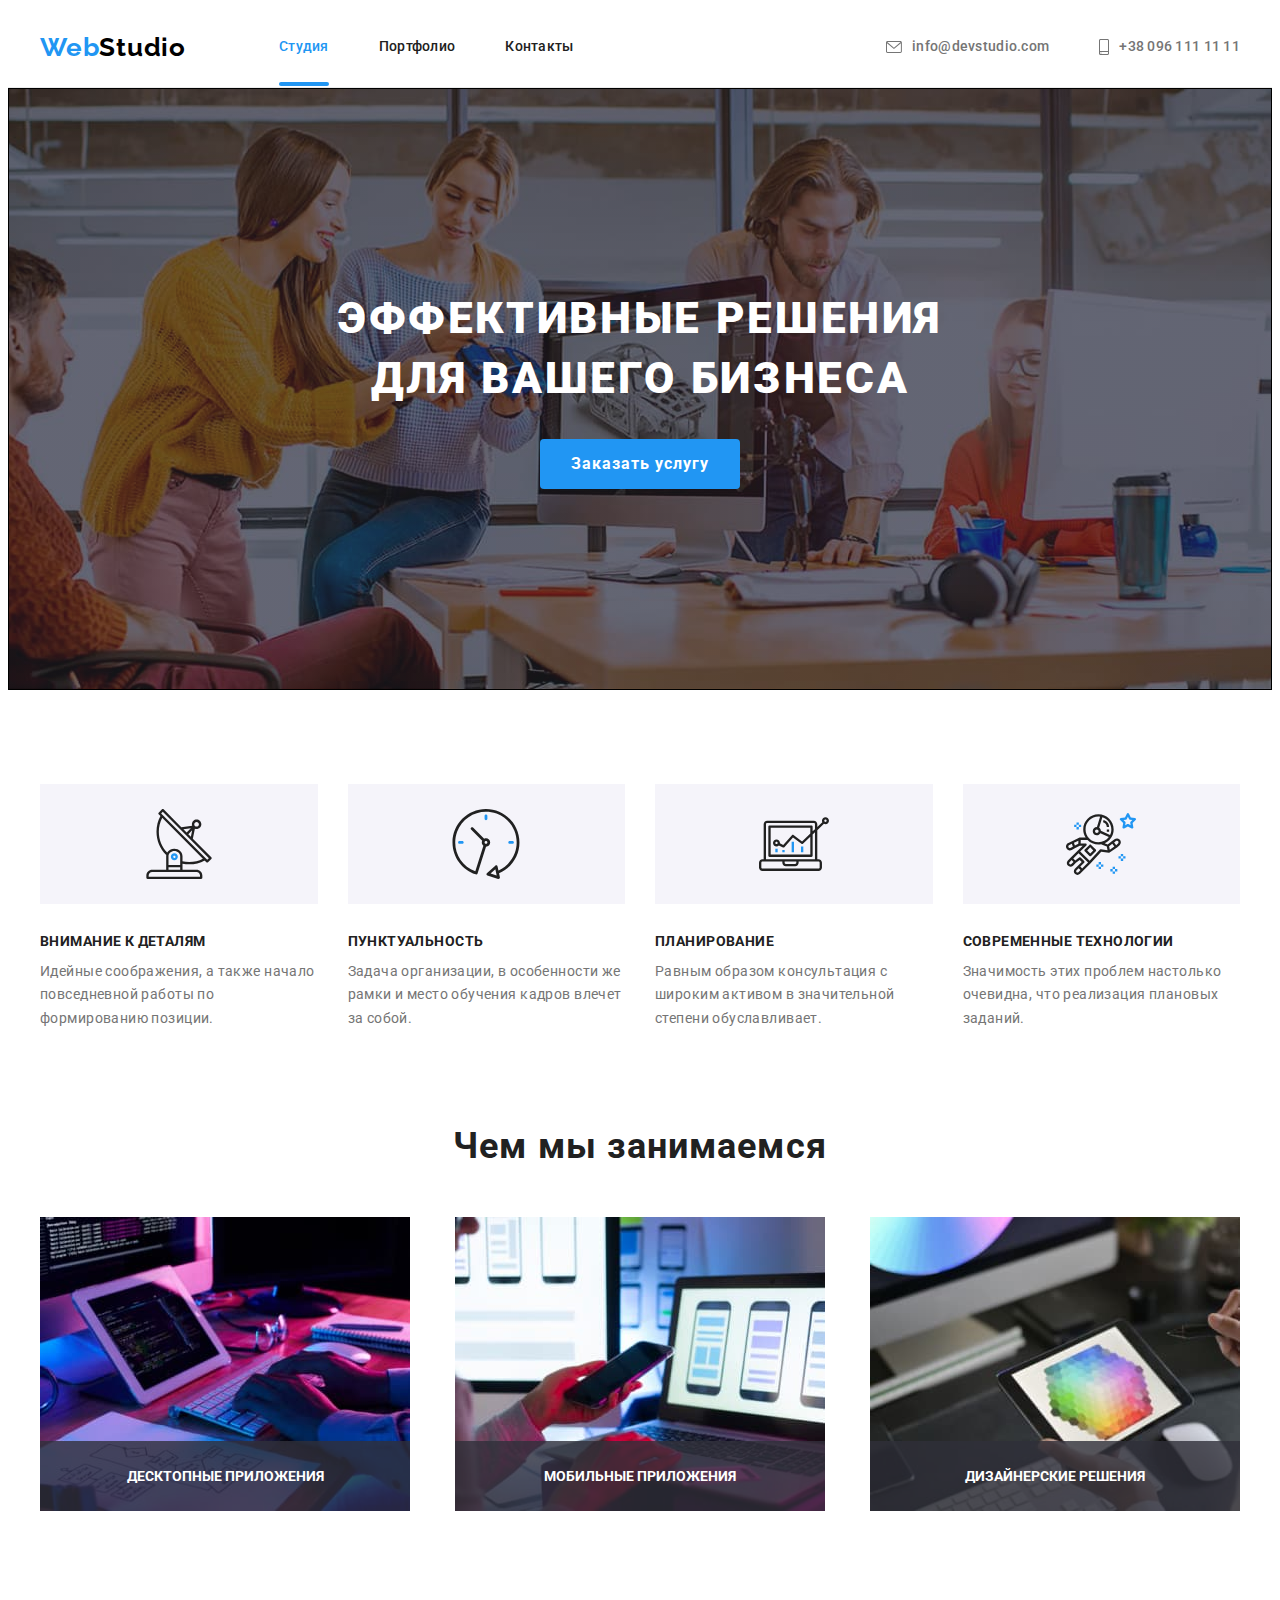
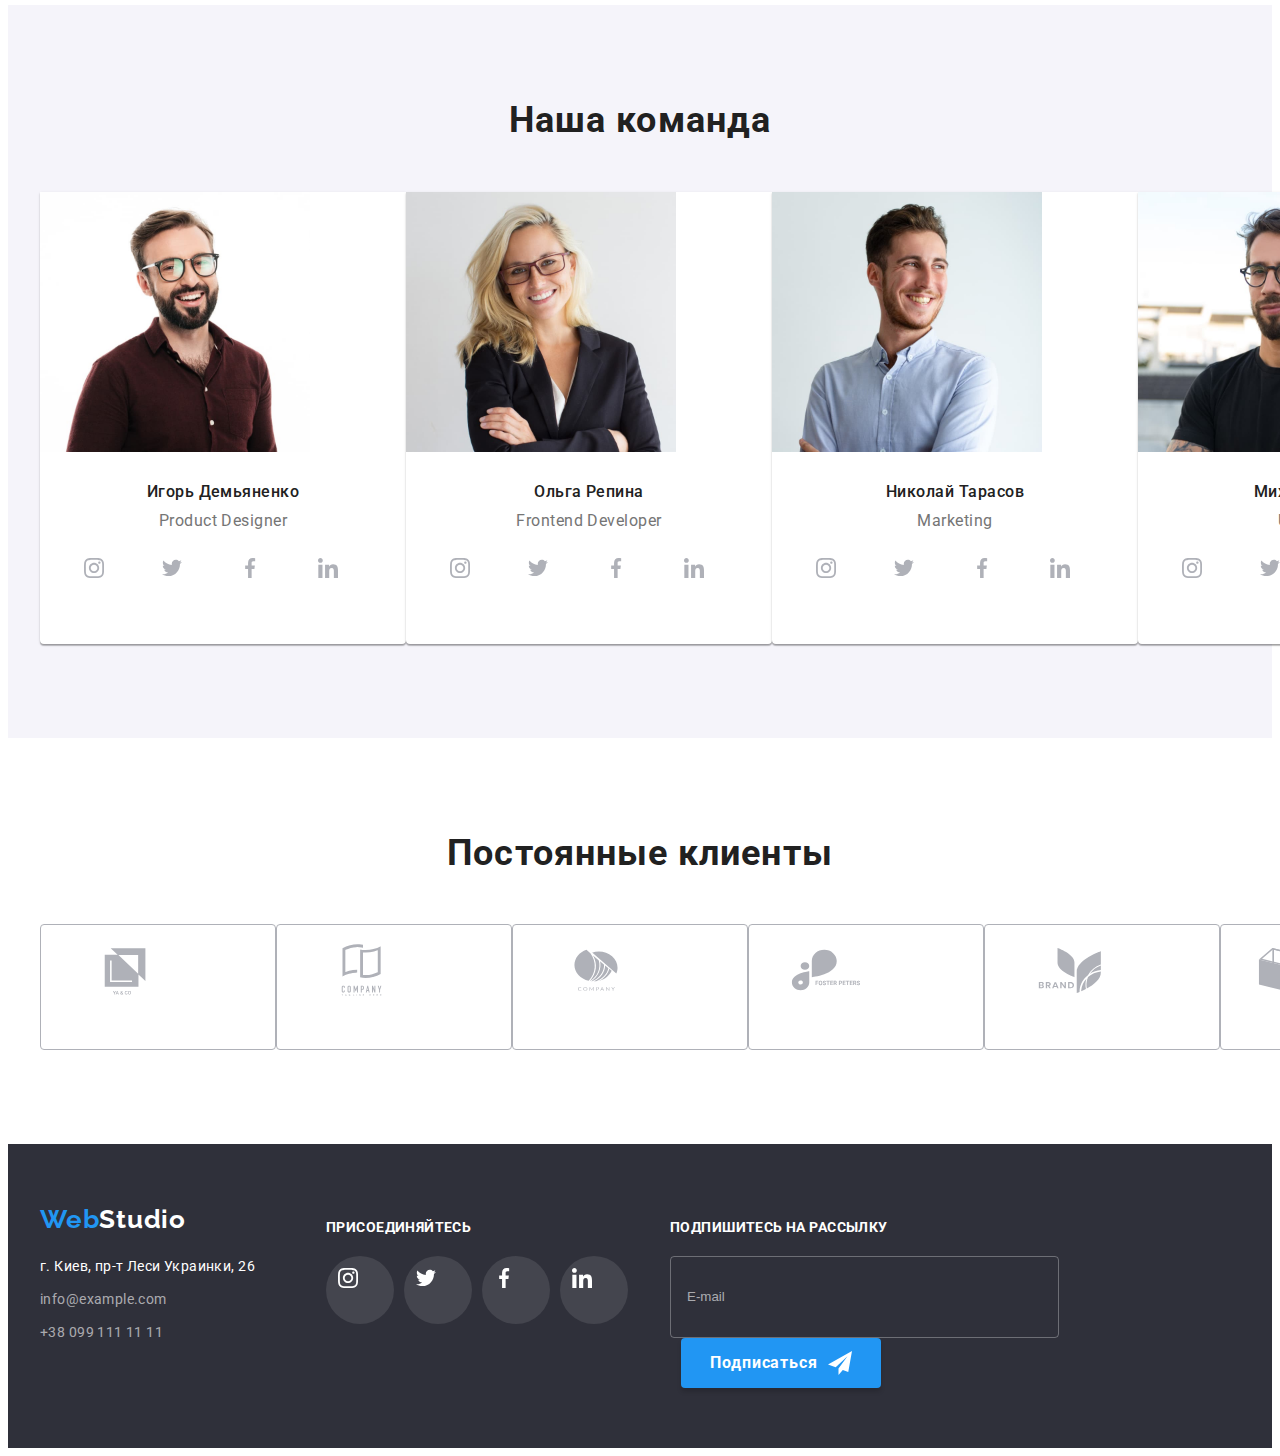
<file: index.html>
<!DOCTYPE html>
<html lang="ru">
<head>
    <meta charset="UTF-8">
    <meta http-equiv="X-UA-Compatible" content="IE=edge">
    <meta name="viewport" content="width=device-width, initial-scale=1.0">
    <link href="https://fonts.googleapis.com/css2?family=Raleway:wght@700&family=Roboto:wght@400;500;700;900&display=swap"
        rel="stylesheet">
    <link rel="stylesheet" href="https://cdnjs.cloudflare.com/ajax/libs/modern-normalize/1.1.0/modern-normalize.min.css"
            integrity="sha512-wpPYUAdjBVSE4KJnH1VR1HeZfpl1ub8YT/NKx4PuQ5NmX2tKuGu6U/JRp5y+Y8XG2tV+wKQpNHVUX03MfMFn9Q=="
            crossorigin="anonymous" referrerpolicy="no-referrer" />
    <title>WebStudio main</title>
    <link rel="stylesheet" href="./css/main.min.css">
</head>
<body>
<header class="page-header">
    <div class="container page-header__container">
    <nav>
        <ul class="main-nav">
            <li><a class="logo main-nav__logo" href="./index.html"><span class="logo__accent-part">Web</span>Studio</a></li>
            <li class="main-nav__item"><a class="main-nav__link main-nav__link--current" href="./index.html">Студия</a></li>
            <li class="main-nav__item"><a class="main-nav__link" href="./portfolio.html">Портфолио</a></li>
            <li class="main-nav__item"><a class="main-nav__link" href="#">Контакты</a></li>
        </ul>
    </nav>
    <ul class="page-header__contacts">
        <li class="page-header__contacts-item">
            <a class="contact-link" href="mailto:info@devstudio.com">
            <svg class="contact-link__icon" height="12px" width="16px" aria-hidden="true"> 
                <use href="./images/icons.svg#icon-envelope"> </use>
            </svg>
            info@devstudio.com</a></li>
        <li class="page-header__contacts-item">
            <a class="contact-link" href="tel:+380961111111">
            <svg class="contact-link__icon" height="16px" width="10px" aria-hidden="true">
                <use href="./images/icons.svg#icon-tphone"> </use>
            </svg>
            +38 096 111 11 11</a></li>
    </ul>
    </div>
</header>
<main>
       <!-- Герой -->
    <section class="hero">
        <div class="container">
        <h1 class="hero__title">Эффективные решения для вашего бизнеса</h1>
        <button class="button" data-modal-open type="button">Заказать услугу</button>
        </div>
    </section>
    
    <!-- Наши преимущества -->
    <section class="features">
        <div class="container">
        <h2 class="title visually-hidden">Преимущества</h2>
        <ul class="features-list">
            <li class="features-list__item">
                <div class="features-list__icon-container">
                    <svg height="70px" width="70px" aria-hidden="true">
                        <use href="./images/icons.svg#icon-antenna"></use>
                    </svg>
                </div>
                <h3 class="title features-list__item-title">Внимание к деталям</h3>
                <p class="features-list__text">Идейные соображения, а также начало повседневной работы по формированию позиции.</p> </li>
            <li class="features-list__item">
                <div class="features-list__icon-container">
                    <svg height="70px" width="70px" aria-hidden="true">
                        <use href="./images/icons.svg#icon-clock"></use>
                    </svg>
                </div>
                <h3 class="title features-list__item-title">Пунктуальность</h3>
                <p class="features-list__text">Задача организации, в особенности же рамки и место обучения кадров влечет за собой.</p> </li>
            <li class="features-list__item">
                <div class="features-list__icon-container">
                    <svg height="70px" width="70px" aria-hidden="true">
                        <use href="./images/icons.svg#icon-diagram"></use>
                    </svg>
                </div>
                <h3 class="title features-list__item-title">Планирование</h3>
                <p class="features-list__text">Равным образом консультация с широким активом в значительной степени обуславливает.</p> </li>
            <li class="features-list__item">
                <div class="features-list__icon-container">
                    <svg height="70px" width="70px" aria-hidden="true">
                        <use href="./images/icons.svg#icon-astronaut"></use>
                    </svg>
                </div>
                <h3 class="title features-list__item-title">Современные технологии</h3>
                <p class="features-list__text">Значимость этих проблем настолько очевидна, что реализация плановых заданий.</p> </li>
        </ul>
        </div>
    </section>

    <!-- Чем мы занимаемся -->
    <section class="cases">
        <div class="container">
        <h2 class="title cases__title">Чем мы занимаемся</h2>
        <ul class="cases-list">
            <li class="cases-list__item">
                <img class="picture" src="./images/box1-1.jpg" alt="Эффективное программирование" width="370">
                <h3 class="cases-list__title title">
                    Десктопные приложения
                </h3>
                </li>
            <li class="cases-list__item">
                <img class="picture" src="./images/box2-1.jpg" alt="Создание мобильных приложений" width="370">
                <h3 class="cases-list__title title">
                    Мобильные приложения
                </h3>
                </li>
            <li class="cases-list__item">
                <img class="picture" src="./images/box3-1.jpg" alt="Дизайн под заказчика" width="370">
                <h3 class="cases-list__title title">
                    Дизайнерские решения
                </h3>
                </li>
        </ul>
        </div>
    </section>

    <!-- Наша команда -->
    <section class="team">
        <div class="container">
        <h2 class="title team__title">Наша команда</h2>
        <ul class="team-list">
            <li>
                <div class="agent-card">
                     <img class="picture" src="./images/photo1-1.jpg" alt="Фото Демьяненко" width="270">
                     <div class="agent-card__contacts-container">
                         <h3 class="title agent-card__name">Игорь Демьяненко</h3>
                         <p class="agent-card__position" lang="en">Product Designer</p>
                     
                         <ul class="socials">
                             <li class="socials__item">         
                                 <a class="socials__link" href="#">          
                                 <svg class="socials__icon" height="20px" width="20px" aria-label="Ссылка на Instagram">
                                     <use href="./images/icons.svg#icon-instagram"></use>
                                 </svg>    
                                 </a>
                            </li>
                             <li class="socials__item">
                                 <a class="socials__link" href="#"> 
                                 <svg class="socials__icon" height="20px" width="20px"  aria-label="Ссылка на Twitter">
                                     <use href="./images/icons.svg#icon-twitter"></use>
                                 </svg>    
                                 </a>
                            </li>
                             <li class="socials__item">
                                 <a class="socials__link" href="#">
                                 <svg class="socials__icon" height="20px" width="20px"  aria-label="Ссылка на Facebook">
                                     <use href="./images/icons.svg#icon-facebook"></use>
                                 </svg>    
                                 </a>
                            </li>
                             <li class="socials__item">
                                 <a class="socials__link" href="#"> 
                                 <svg class="socials__icon" height="20px" width="20px"  aria-label="Ссылка на LinkedIn">
                                     <use href="./images/icons.svg#icon-linkedin"></use>
                                 </svg>    
                                 </a>
                            </li>
                         </ul> 
                     </div>   
                 </div>
            </li>
                                        
                <li>
                     <div class="agent-card">
                         <img class="picture" src="./images/photo2-1.jpg" alt="Фото Репиной" width="270">
                         <div class="agent-card__contacts-container">
                             <h3 class="title agent-card__name">Ольга Репина</h3>
                             <p class="agent-card__position" lang="en">Frontend Developer</p>
                
                            <ul class="socials">
                                <li class="socials__item">
                                    <a class="socials__link" href="#">
                                        <svg class="socials__icon" height="20px" width="20px" aria-label="Ссылка на Instagram">
                                            <use href="./images/icons.svg#icon-instagram"></use>
                                        </svg>
                                    </a>
                                </li>
                                <li class="socials__item">
                                    <a class="socials__link" href="#">
                                        <svg class="socials__icon" height="20px" width="20px" aria-label="Ссылка на Twitter">
                                            <use href="./images/icons.svg#icon-twitter"></use>
                                        </svg>
                                    </a>
                                </li>
                                <li class="socials__item">
                                    <a class="socials__link" href="#">
                                        <svg class="socials__icon" height="20px" width="20px" aria-label="Ссылка на Facebook">
                                            <use href="./images/icons.svg#icon-facebook"></use>
                                        </svg>
                                    </a>
                                </li>
                                <li class="socials__item">
                                    <a class="socials__link" href="#">
                                        <svg class="socials__icon" height="20px" width="20px" aria-label="Ссылка на LinkedIn">
                                            <use href="./images/icons.svg#icon-linkedin"></use>
                                        </svg>
                                    </a>
                                </li>
                            </ul>
                         </div>
                     </div>
            </li>
                           
                <li class="team-card">
                    <div class="agent-card">
                         <img class="picture" src="./images/photo3-1.jpg" alt="Фото Тарасова" width="270">
                         <div class="agent-card__contacts-container">
                             <h3 class="title agent-card__name">Николай Тарасов</h3>
                             <p class="agent-card__position" lang="en">Marketing</p>
                
                            <ul class="socials">
                                <li class="socials__item">
                                    <a class="socials__link" href="#">
                                        <svg class="socials__icon" height="20px" width="20px" aria-label="Ссылка на Instagram">
                                            <use href="./images/icons.svg#icon-instagram"></use>
                                        </svg>
                                    </a>
                                </li>
                                <li class="socials__item">
                                    <a class="socials__link" href="#">
                                        <svg class="socials__icon" height="20px" width="20px" aria-label="Ссылка на Twitter">
                                            <use href="./images/icons.svg#icon-twitter"></use>
                                        </svg>
                                    </a>
                                </li>
                                <li class="socials__item">
                                    <a class="socials__link" href="#">
                                        <svg class="socials__icon" height="20px" width="20px" aria-label="Ссылка на Facebook">
                                            <use href="./images/icons.svg#icon-facebook"></use>
                                        </svg>
                                    </a>
                                </li>
                                <li class="socials__item">
                                    <a class="socials__link" href="#">
                                        <svg class="socials__icon" height="20px" width="20px" aria-label="Ссылка на LinkedIn">
                                            <use href="./images/icons.svg#icon-linkedin"></use>
                                        </svg>
                                    </a>
                                </li>
                            </ul>
                         </div>
                    </div>
            </li>
            
                <li class="team-card">
                     <div class="agent-card">
                         <img class="picture" src="./images/photo4-1.jpg" alt="Фото Ермакова" width="270">
                         <div class="agent-card__contacts-container">
                             <h3 class="title agent-card__name">Михаил Ермаков</h3>
                             <p class="agent-card__position" lang="en">UI Designer</p>
            
                            <ul class="socials">
                                <li class="socials__item">
                                    <a class="socials__link" href="#">
                                        <svg class="socials__icon" height="20px" width="20px" aria-label="Ссылка на Instagram">
                                            <use href="./images/icons.svg#icon-instagram"></use>
                                        </svg>
                                    </a>
                                </li>
                                <li class="socials__item">
                                    <a class="socials__link" href="#">
                                        <svg class="socials__icon" height="20px" width="20px" aria-label="Ссылка на Twitter">
                                            <use href="./images/icons.svg#icon-twitter"></use>
                                        </svg>
                                    </a>
                                </li>
                                <li class="socials__item">
                                    <a class="socials__link" href="#">
                                        <svg class="socials__icon" height="20px" width="20px" aria-label="Ссылка на Facebook">
                                            <use href="./images/icons.svg#icon-facebook"></use>
                                        </svg>
                                    </a>
                                </li>
                                <li class="socials__item">
                                    <a class="socials__link" href="#">
                                        <svg class="socials__icon" height="20px" width="20px" aria-label="Ссылка на LinkedIn">
                                            <use href="./images/icons.svg#icon-linkedin"></use>
                                        </svg>
                                    </a>
                                </li>
                            </ul>
                         </div>
                     </div>
            </li>
        </ul>
        </div>
    </section>

    <!-- Постоянные клиенты -->
    <section class="clients">
        <div class="container">
            <h2 class="title clients__title">Постоянные клиенты</h2>
            <ul class="brand-list">
                <li>
                    <a class="brand-list__link" href="#" >
                        <svg class="brand-list__icon" height="60px" width="106px"   aria-label="Компания 1">
                            <use href="./images/icons.svg#icon-Logo1"> </use>
                        </svg>
                    </a>
                </li>
                
                <li>
                    <a class="brand-list__link" href="#">
                        <svg class="brand-list__icon" height="60px" width="106px"  aria-label="Компания 2">
                            <use href="./images/icons.svg#icon-Logo2"> </use>
                        </svg>
                    </a>
                </li>

                <li>
                    <a class="brand-list__link" href="#" >
                        <svg class="brand-list__icon" height="60px" width="106px"  aria-label="Компания 3">
                            <use href="./images/icons.svg#icon-Logo3"> </use>
                        </svg>
                    </a>
                </li>

                <li>
                    <a class="brand-list__link" href="#" >
                        <svg class="brand-list__icon" height="60px" width="106px"  aria-label="Компания 4">
                            <use href="./images/icons.svg#icon-Logo4"> </use>
                        </svg>
                    </a>
                </li>

                <li>
                    <a class="brand-list__link" href="#" >
                        <svg class="brand-list__icon" height="60px" width="106px"  aria-label="Компания 5">
                            <use href="./images/icons.svg#icon-Logo5"> </use>
                        </svg>
                    </a>
                </li>

                <li>
                    <a class="brand-list__link" href="#" >
                        <svg class="brand-list__icon" height="60px" width="106px" aria-label="Компания 6">
                            <use href="./images/icons.svg#icon-Logo6"> </use>
                        </svg>
                    </a>
                </li>

            </ul>

        </div>

    </section>
</main>

<footer class="page-footer">
    <div class="container page-footer__container">
    <div class="page-footer__address">
        <a class="logo page-footer__logo" href="./index.html"><span class="logo__accent-part">Web</span>Studio</a>
    <address>
        <p class="page-footer__location">г. Киев, пр-т Леси Украинки, 26</p>
        <ul>
            <li class="page-footer__contact"><a class="contact-link page-footer__contact-link" href="mailto:info@example.com">info@example.com</a></li>
            <li class="page-footer__contact"><a class=" contact-link page-footer__contact-link" href="tel:+380991111111">+38 099 111 11 11</a></li>
        </ul>
    </address>
    </div>
    <div class="page-footer__socials">
        <p class="page-footer__socials-title">Присоединяйтесь</p>
        <ul class="socials">
            <li class="socials__item">
                <a class="socials__link socials__link--background" href="#">
                <svg class="socials__icon--secondary-color" height="20px" width="20px"  aria-label="Ссылка на Instagram">
                    <use href="./images/icons.svg#icon-instagram"></use>
                </svg>    
                </a></li>
            <li class="socials__item">
                <a class="socials__link socials__link--background" href="#">
                <svg class="socials__icon--secondary-color" height="20px" width="20px"  aria-label="Ссылка на Twitter">
                    <use href="./images/icons.svg#icon-twitter"></use>
                </svg>    
                </a></li>
            <li class="socials__item">
                <a class="socials__link socials__link--background" href="#">
                <svg class="socials__icon--secondary-color" height="20px" width="20px"  aria-label="Ссылка на Facebook">
                    <use href="./images/icons.svg#icon-facebook"></use>
                </svg>    
                </a></li>
            <li class="socials__item">
                <a class="socials__link socials__link--background" href="#">
                <svg class="socials__icon--secondary-color" height="20px" width="20px"  aria-label="Ссылка на LinkedIn">
                    <use href="./images/icons.svg#icon-linkedin"></use>
                </svg>    
                </a></li>

        </ul>
    </div>
    <form class="submit-form">
        
        <div class="submit-form__inner">
            <label for="user-email-subscribe">
            <span class="submit-form__title">Подпишитесь на рассылку</span>  
            </label>
            <input type="email" 
            class="form-field submit-form__form-field" 
            name="user-email-subscribe" 
            id="user-email-subscribe"
            placeholder="E-mail"/>
                
            
            <button type="submit" class="button submit-form__button">
                Подписаться
                    <svg class="submit-form__button-icon" aria-hidden="true">
                        <use href="./images/icons.svg#icon-send"></use>
                    </svg>
            </button>
        </div>
    
    </form>
    </div>
</footer>

<!-- Modal Window -->
<div class="modal-backdrop is-hidden" data-modal>
    <div class="modal">
        <button type="button" class="closing-button" data-modal-close>
            <svg class="closing-button__icon" height="18px" width="18px" aria-label="Закрыть окно">
                <use href="./images/icons.svg#icon-closing"></use>
            </svg>
        </button>
        <form class="contact-form">
            <div role="group" aria-labelledby="contact-details">
                <p class="contact-form__title" id="contact-details">Оставьте свои данные, мы вам перезвоним</p>
            
                <div class="contact-item">
                    <label class="contact-item__label" for="user-name">Имя</label>
                    <input class="contact-item__field" type="text" name="user-name" id="user-name" />
                    <svg class="contact-item__icon" aria-hidden="true">
                        <use href="./images/icons.svg#icon-person"></use>
                    </svg>
                </div>
                <div class="contact-item">
                    <label class="contact-item__label" for="user-tel">Телефон</label>
                    <input class="contact-item__field" type="tel" name="user-tel" id="user-tel" />
                    <svg class="contact-item__icon" aria-hidden="true">
                        <use href="./images/icons.svg#icon-tel"></use>
                    </svg>
                </div>
                <div class="contact-item">
                    <label class="contact-item__label" for="user-mail">Почта</label>
                    <input class="contact-item__field" type="email" name="user-mail" id="user-mail" />
                    <svg class="contact-item__icon" aria-hidden="true">
                        <use href="./images/icons.svg#icon-email"></use>
                    </svg>
                </div>
                <div class="contact-item">
                    <label class="contact-item__label" for="comment">Комментарий</label>
                    <textarea class="contact-item__field contact-item__field--textarea" name="comment" id="comment" rows="6" placeholder="Введите текст"></textarea>
                </div>
        </div>
                    <label class="checkbox" for="checkbox">
                        <span class="checkbox__control">
                            <input class="checkbox__field visually-hidden" type="checkbox" id="checkbox" name="agreement" value="true" />
                            <svg class="checkbox__icon">
                                <use href="./images/icons.svg#icon-checkbox"></use>
                            </svg>
                        </span>
                        <span class="checkbox__label">Соглашаюсь с рассылкой и принимаю</span><a href="#" class="checkbox__link">Условия договора</a>
                    </label>
                            
                <button type="submit" class="button contact-form__button">Отправить</button>
            </form>
    </div>
</div>

<!-- Opening modal window script -->
<script src="./js/modal.js"></script>
</body>
</html>
</file>
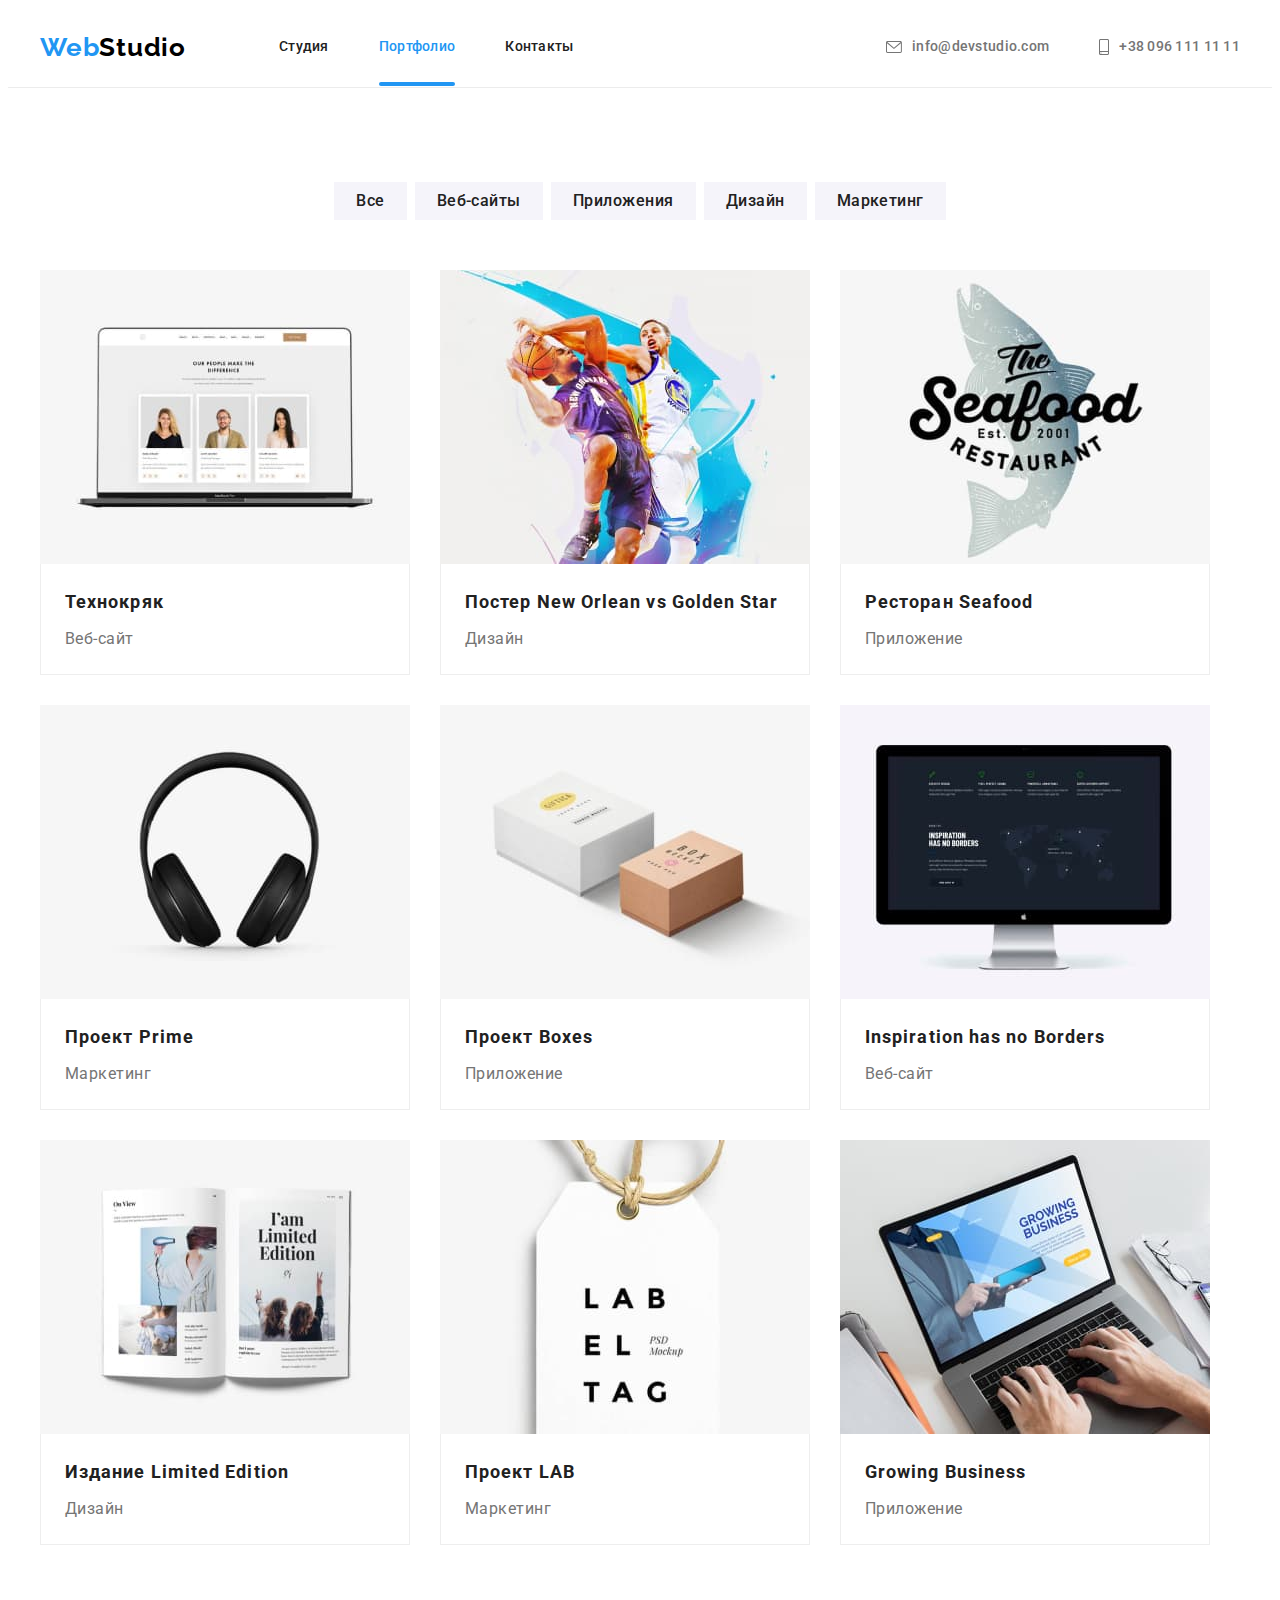
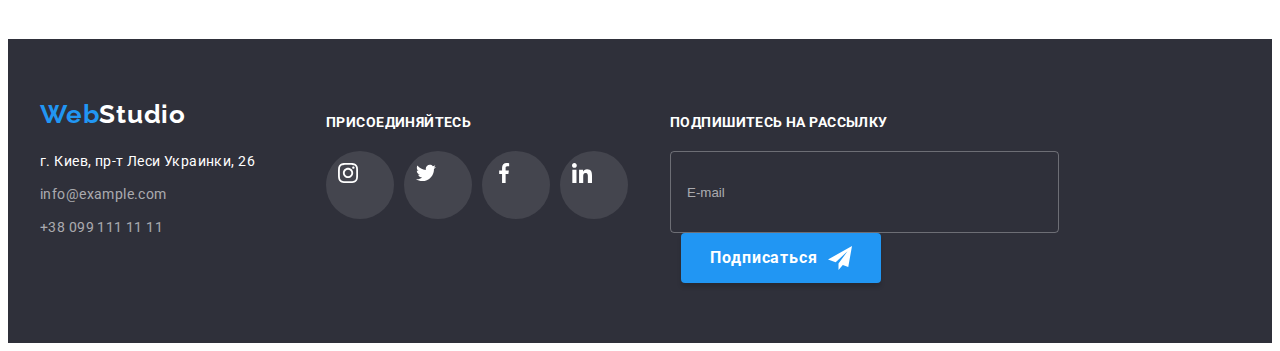
<file: portfolio.html>
<!DOCTYPE html>
<html lang="ru">
<head>
    <meta charset="UTF-8">
    <meta http-equiv="X-UA-Compatible" content="IE=edge">
    <meta name="viewport" content="width=device-width, initial-scale=1.0">
    <link href="https://fonts.googleapis.com/css2?family=Raleway:wght@700&family=Roboto:wght@400;500;700;900&display=swap"
        rel="stylesheet">
    <link rel="stylesheet" href="https://cdnjs.cloudflare.com/ajax/libs/modern-normalize/1.1.0/modern-normalize.min.css"
        integrity="sha512-wpPYUAdjBVSE4KJnH1VR1HeZfpl1ub8YT/NKx4PuQ5NmX2tKuGu6U/JRp5y+Y8XG2tV+wKQpNHVUX03MfMFn9Q=="
        crossorigin="anonymous" referrerpolicy="no-referrer" />
    <title>WebStudio portfolio</title>
    <link rel="stylesheet" href="./css/main.min.css">
</head>
<body>
<header class="page-header">
    <div class="container page-header__container">
        <nav>
            <ul class="main-nav">
                <li><a class="logo main-nav__logo" href="./index.html"><span
                            class="logo__accent-part">Web</span>Studio</a></li>
                <li class="main-nav__item"><a class="main-nav__link"
                        href="./index.html">Студия</a></li>
                <li class="main-nav__item"><a class="main-nav__link main-nav__link--current" href="./portfolio.html">Портфолио</a></li>
                <li class="main-nav__item"><a class="main-nav__link" href="#">Контакты</a></li>
            </ul>
        </nav>
        <ul class="page-header__contacts">
            <li class="page-header__contacts-item">
                <a class="contact-link" href="mailto:info@devstudio.com">
                    <svg class="contact-link__icon" height="12px" width="16px" aria-hidden="true">
                        <use href="./images/icons.svg#icon-envelope"> </use>
                    </svg>
                    info@devstudio.com</a>
            </li>
            <li class="page-header__contacts-item">
                <a class="contact-link" href="tel:+380961111111">
                    <svg class="contact-link__icon" height="16px" width="10px" aria-hidden="true">
                        <use href="./images/icons.svg#icon-tphone"> </use>
                    </svg>
                    +38 096 111 11 11</a>
            </li>
        </ul>
    </div>
</header>
<main>
   <section class="works">
    <div class="container">
    <h1 class="title visually-hidden">Наши работы</h1>
    
    <!-- Filter-buttons -->
    <ul class="filter-list">
     <li class="filter-list__item"><button class="filter-list__button" type="button">Все</button></li>
     <li class="filter-list__item"><button class="filter-list__button" type="button">Веб-сайты</button></li>
     <li class="filter-list__item"><button class="filter-list__button" type="button">Приложения</button></li>
     <li class="filter-list__item"><button class="filter-list__button" type="button">Дизайн</button></li>
     <li class="filter-list__item"><button class="filter-list__button" type="button">Маркетинг</button></li>
     </ul>

    <!-- Works-card -->
     <ul class="product-grid">
        <li>
            <div class="product-card">
                <a class="product-card__link" href="#">
                    <div class="product-card__thumb">
                        <img class="picture" src="./images/1-site.jpg" alt="Пример веб-страницы" width="370">
                        <div class="product-card__overlay">
                             <p class="product-card__details">Ресурс предлагает комплексные предложения с разным уровнем функционала и сервисов. Все это
                            позволит посетителю получить
                            исчерпывающие сведения о компании или частном лице.</p>
                        </div>
                    </div>
                    <div class="product-card__caption">
                        <h2 class="title product-card__title">Технокряк</h2>
                        <p class="product-card__text">Веб-сайт</p>
                    </div>
                </a>
            </div>
        </li>
        <li>
            <div class="product-card">
                <a class="product-card__link" href="#">
                    <div class="product-card__thumb">
                        <img class="picture" src="./images/2-poster.jpg" alt="Плакат баскетбольной лиги" width="370">
                        <div class="product-card__overlay">
                            <p class="product-card__details">Ресурс предлагает комплексные предложения с разным уровнем функционала и сервисов. Все это
                            позволит посетителю получить исчерпывающие сведения о компании или частном лице.</p>
                        </div>
                    </div>
                    <div class="product-card__caption">
                        <h2 class="title product-card__title">Постер <span lang="en">New Orlean vs Golden Star</span> </h2>
                        <p class="product-card__text">Дизайн</p>
                    </div>
                </a>
            </div>
        <li> 
            <div class="product-card">
                <a class="product-card__link" href="#">
                    <div class="product-card__thumb">
                        <img class="picture" src="./images/3-seafood.jpg" alt="Лого ресторана" width="370">
                        <div class="product-card__overlay">
                            <p class="product-card__details">Ресурс предлагает комплексные предложения с разным уровнем функционала и сервисов. Все это
                            позволит посетителю получить исчерпывающие сведения о компании или частном лице.</p>
                        </div>
                    </div>
                    <div class="product-card__caption">
                        <h2 class="title product-card__title">Ресторан <span lang="en">Seafood</span> </h2>
                        <p class="product-card__text">Приложение</p>
                    </div>
                </a>
            </div>
        </li>
        <li>
            <div class="product-card">
                <a class="product-card__link" href="#">
                    <div class="product-card__thumb">
                        <img class="picture" src="./images/4-prime.jpg" alt="Наушники" width="370">
                        <div class="product-card__overlay">
                            <p class="product-card__details">Ресурс предлагает комплексные предложения с разным уровнем функционала и сервисов. Все это
                            позволит посетителю получить исчерпывающие сведения о компании или частном лице.</p>
                        </div>
                    </div>
                    <div class="product-card__caption">
                        <h2 class="title product-card__title">Проект <span lang="en">Prime</span></h2>
                        <p class="product-card__text">Маркетинг</p>
                    </div>
                </a>
            </div>
        </li>
        <li>
            <div class="product-card">
                <a class="product-card__link" href="#">
                    <div class="product-card__thumb">
                        <img class="picture" src="./images/5-boxes.jpg" alt="Две коробки" width="370">
                        <div class="product-card__overlay">
                            <p class="product-card__details">Ресурс предлагает комплексные предложения с разным уровнем функционала и сервисов. Все это
                             позволит посетителю получить исчерпывающие сведения о компании или частном лице.</p>
                        </div>
                    </div>
                    <div class="product-card__caption">
                        <h2 class="title product-card__title">Проект <span lang="en">Boxes</span> </h2>
                        <p class="product-card__text">Приложение</p>
                    </div>
                </a>
            </div>
        </li>
        <li>
            <div class="product-card">
                <a class="product-card__link" href="#">
                    <div class="product-card__thumb">
                        <img class="picture" src="./images/6-inspiration.jpg" alt="Тёмная тема веб-страницы" width="370">
                            <div class="product-card__overlay">
                                <p class="product-card__details">Ресурс предлагает комплексные предложения с разным уровнем функционала и сервисов. Все это
                                позволит посетителю получить исчерпывающие сведения о компании или частном лице.</p>
                            </div>
                    </div>
                    <div class="product-card__caption">
                        <h2 class="title product-card__title" lang="en">Inspiration has no Borders</h2>
                        <p class="product-card__text">Веб-сайт</p>
                    </div>
                </a>
            </div>
        </li>
        <li> 
            <div class="product-card">
                <a class="product-card__link" href="#">
                    <div class="product-card__thumb">
                        <img class="picture" src="./images/7-limited.jpg" alt="Иллюстрации в книге" width="370">
                        <div class="product-card__overlay">
                            <p class="product-card__details">Ресурс предлагает комплексные предложения с разным уровнем функционала и сервисов. Все это
                            позволит посетителю получить исчерпывающие сведения о компании или частном лице.</p>
                        </div>
                    </div>
                    <div class="product-card__caption">
                        <h2 class="title product-card__title">Издание <span lang="en">Limited Edition</span> </h2>
                        <p class="product-card__text">Дизайн</p>
                    </div>
                </a>
            </div>
        </li>
        <li>
            <div class="product-card">
                <a class="product-card__link" href="#">
                    <div class="product-card__thumb">
                        <img class="picture" src="./images/8-lab.jpg" alt=" Ярлык LabElTag" width="370">
                        <div class="product-card__overlay">
                            <p class="product-card__details">Ресурс предлагает комплексные предложения с разным уровнем функционала и сервисов. Все это
                            позволит посетителю получить исчерпывающие сведения о компании или частном лице.</p>
                        </div>
                    </div>
                    <div class="product-card__caption">
                        <h2 class="title product-card__title">Проект <span lang="en"> LAB</span></h2>
                        <p class="product-card__text">Маркетинг</p>
                    </div>
                </a>
            </div>
        </li>
        <li>
            
            <div class="product-card">
                <a class="product-card__link" href="#">
                    <div class="product-card__thumb">
                        <img class="picture" src="./images/9-growing.jpg" alt="Страница приложения на ноутбуке" width="370">
                        <div class="product-card__overlay">
                            <p class="product-card__details">Ресурс предлагает комплексные предложения с разным уровнем функционала и сервисов. Все это
                             позволит посетителю получить исчерпывающие сведения о компании или частном лице.</p>
                        </div>
                    </div>
                    <div class="product-card__caption">
                        <h2 class="title product-card__title" lang="en">Growing Business</h2>
                        <p class="product-card__text">Приложение</p>
                    </div>
                </a>
            </div>
        </li>
    </ul>
    </div>
   </section>
</main>
<footer class="page-footer">
    <div class="container page-footer__container">
        <div class="page-footer__address">
            <a class="logo page-footer__logo" href="./index.html"><span class="logo__accent-part">Web</span>Studio</a>
            <address>
                <p class="page-footer__location">г. Киев, пр-т Леси Украинки, 26</p>
                <ul>
                    <li class="page-footer__contact"><a class="contact-link page-footer__contact-link"
                            href="mailto:info@example.com">info@example.com</a></li>
                    <li class="page-footer__contact"><a class=" contact-link page-footer__contact-link"
                            href="tel:+380991111111">+38 099 111 11 11</a></li>
                </ul>
            </address>
        </div>
        <div class="page-footer__socials">
            <p class="page-footer__socials-title">Присоединяйтесь</p>
            <ul class="socials">
                <li class="socials__item">
                    <a class="socials__link socials__link--background" href="#">
                        <svg class="socials__icon--secondary-color" height="20px" width="20px"
                            aria-label="Ссылка на Instagram">
                            <use href="./images/icons.svg#icon-instagram"></use>
                        </svg>
                    </a>
                </li>
                <li class="socials__item">
                    <a class="socials__link socials__link--background" href="#">
                        <svg class="socials__icon--secondary-color" height="20px" width="20px"
                            aria-label="Ссылка на Twitter">
                            <use href="./images/icons.svg#icon-twitter"></use>
                        </svg>
                    </a>
                </li>
                <li class="socials__item">
                    <a class="socials__link socials__link--background" href="#">
                        <svg class="socials__icon--secondary-color" height="20px" width="20px"
                            aria-label="Ссылка на Facebook">
                            <use href="./images/icons.svg#icon-facebook"></use>
                        </svg>
                    </a>
                </li>
                <li class="socials__item">
                    <a class="socials__link socials__link--background" href="#">
                        <svg class="socials__icon--secondary-color" height="20px" width="20px"
                            aria-label="Ссылка на LinkedIn">
                            <use href="./images/icons.svg#icon-linkedin"></use>
                        </svg>
                    </a>
                </li>

            </ul>
        </div>
        <form class="submit-form">

            <div class="submit-form__inner">
                <label for="user-email-subscribe">
                    <span class="submit-form__title">Подпишитесь на рассылку</span>
                </label>
                <input type="email" class="form-field submit-form__form-field" name="user-email-subscribe"
                    id="user-email-subscribe" placeholder="E-mail" />


                <button type="submit" class="button submit-form__button">
                    Подписаться
                    <svg class="submit-form__button-icon" aria-hidden="true">
                        <use href="./images/icons.svg#icon-send"></use>
                    </svg>
                </button>
            </div>

        </form>
    </div>
</footer>
</body>
</html>
</file>
<file: css/main.min.css>
body{color:#757575;font-family:"Roboto",sans-serif}ul{list-style:none;margin:0;padding:0}a{text-decoration:none;color:inherit}button{cursor:pointer}h1,h2,h3,h4,p{margin:0 auto}.picture{display:block;max-width:100%}.container{width:1200px;margin:0 auto;padding:0 15px}.title{color:#212121;font-weight:700}.cases__title,.team__title,.clients__title{font-size:36px;line-height:1.17;text-align:center;letter-spacing:.03em;margin-bottom:50px}.visually-hidden{position:absolute;width:1px;height:1px;margin:-1px;border:0;padding:0;white-space:nowrap;-webkit-clip-path:inset(100%);clip-path:inset(100%);clip:rect(0 0 0 0);overflow:hidden}.logo{color:#000;font-family:"Raleway",sans-serif;font-weight:700;font-size:26px;line-height:1.19;letter-spacing:.03em}.logo__accent-part{color:#2196f3}.page-header{padding:24px 0;background-color:#fff;font-weight:500;font-size:14px;line-height:1.14;letter-spacing:.02em;border-bottom:1px solid #ececec}.page-header__container{display:-webkit-box;display:-ms-flexbox;display:flex;-webkit-box-pack:justify;-ms-flex-pack:justify;justify-content:space-between}.page-header__contacts{display:-webkit-box;display:-ms-flexbox;display:flex;-webkit-box-align:center;-ms-flex-align:center;align-items:center}.page-header__contacts-item:not(:last-child){margin-right:50px}.main-nav{display:-webkit-box;display:-ms-flexbox;display:flex;-webkit-box-align:center;-ms-flex-align:center;align-items:center}.main-nav__logo{margin-right:93px}.main-nav__item:not(:last-child){margin-right:50px}.main-nav__link{color:#212121;-webkit-transition:color 250ms cubic-bezier(0.4, 0, 0.2, 1);transition:color 250ms cubic-bezier(0.4, 0, 0.2, 1)}.main-nav__link:hover,.main-nav__link:focus,.main-nav__link--current{color:#2196f3}.main-nav__link--current{position:relative}.main-nav__link--current::after{position:absolute;bottom:-32px;left:0;display:block;content:"";width:100%;height:4px;background-color:#2196f3;border-radius:4px}.contact-link{display:-webkit-box;display:-ms-flexbox;display:flex;-webkit-box-align:center;-ms-flex-align:center;align-items:center;color:#757575;font-style:normal;-webkit-transition:color 250ms cubic-bezier(0.4, 0, 0.2, 1);transition:color 250ms cubic-bezier(0.4, 0, 0.2, 1)}.contact-link:hover,.contact-link:focus{color:#2196f3}.contact-link__icon{fill:currentColor;margin-right:10px}.hero{max-width:100%;color:#fff;background-color:#c4c4c4;border:1px solid #000;text-align:center;padding:200px 0;background-image:-webkit-gradient(linear, left top, left bottom, from(rgba(47, 48, 58, 0.4)), to(rgba(47, 48, 58, 0.4))),url(../images/bg-team.jpg);background-image:linear-gradient(rgba(47, 48, 58, 0.4), rgba(47, 48, 58, 0.4)),url(../images/bg-team.jpg);max-width:1600px;max-height:600px;margin:0 auto;margin-bottom:94px;background-repeat:no-repeat;background-position:center}.hero__title{font-weight:900;font-size:44px;line-height:1.36;text-transform:uppercase;letter-spacing:.06em;width:696px;margin-bottom:30px}.button{display:block;width:200px;height:50px;color:#fff;background-color:#2196f3;font-family:inherit;font-weight:700;font-size:16px;line-height:1.88;letter-spacing:.06em;margin:0 auto;padding:10px 0;border:none;border-radius:4px;-webkit-transition:background-color 250ms cubic-bezier(0.4, 0, 0.2, 1);transition:background-color 250ms cubic-bezier(0.4, 0, 0.2, 1)}.button:hover,.button:focus{background-color:#188ce8}.features{padding:0;margin-bottom:94px}.features-list{display:-webkit-box;display:-ms-flexbox;display:flex}.features-list__item{-ms-flex-preferred-size:calc((100% - 90px)/4);flex-basis:calc((100% - 90px)/4)}.features-list__item+.features-list__item{margin-left:30px}.features-list__item-title{font-size:14px;line-height:1.14;text-transform:uppercase;letter-spacing:.03em;margin-bottom:10px}.features-list__icon-container{display:-webkit-box;display:-ms-flexbox;display:flex;-webkit-box-pack:center;-ms-flex-pack:center;justify-content:center;-webkit-box-align:center;-ms-flex-align:center;align-items:center;height:120px;background-color:#f5f4fa;margin-bottom:30px}.features-list__text{font-size:14px;line-height:1.71;letter-spacing:.03em}.cases{padding:0;margin-bottom:94px}.cases-list{display:-webkit-box;display:-ms-flexbox;display:flex;-webkit-box-pack:justify;-ms-flex-pack:justify;justify-content:space-between}.cases-list__item{position:relative}.cases-list__title{position:absolute;bottom:0;left:0;width:100%;color:#fff;text-align:center;font-size:14px;line-height:1.17;text-transform:uppercase;padding:27px 0;background-color:rgba(47,48,58,.8)}.team{padding:94px 0;margin-bottom:94px;background-color:#f5f4fa}.team-list{display:-webkit-box;display:-ms-flexbox;display:flex;-webkit-box-pack:justify;-ms-flex-pack:justify;justify-content:space-between}.agent-card{background-color:#fff;border-radius:0 0 4px 4px;-webkit-box-shadow:0px 1px 3px rgba(0,0,0,.12),0px 1px 1px rgba(0,0,0,.14),0px 2px 1px rgba(0,0,0,.2);box-shadow:0px 1px 3px rgba(0,0,0,.12),0px 1px 1px rgba(0,0,0,.14),0px 2px 1px rgba(0,0,0,.2)}.agent-card__contacts-container{padding:30px 32px}.agent-card__name,.agent-card__position{font-size:16px;line-height:1.19;text-align:center;letter-spacing:.03em}.agent-card__name{font-weight:500;margin-bottom:10px}.agent-card__position{margin-bottom:16px}.socials{display:-webkit-box;display:-ms-flexbox;display:flex;-webkit-box-pack:center;-ms-flex-pack:center;justify-content:center}.socials__item+.socials__item{margin-left:10px}.socials__link{display:block;height:44px;width:44px;padding:12px;fill:#fff;border-radius:50%;-webkit-transition:background-color 250ms cubic-bezier(0.4, 0, 0.2, 1);transition:background-color 250ms cubic-bezier(0.4, 0, 0.2, 1)}.socials__link:hover,.socials__link:focus{background-color:#2196f3}.socials__icon{fill:#afb1b8;-webkit-transition:fill 250ms cubic-bezier(0.4, 0, 0.2, 1);transition:fill 250ms cubic-bezier(0.4, 0, 0.2, 1)}.socials__link:hover .socials__icon,.socials__link:focus .socials__icon{fill:#fff}.socials__link--background{background-color:rgba(255,255,255,.1);border-radius:50%}.socials__icon--secondary-color{fill:#fff}.clients{padding:0;margin-bottom:94px}.brand-list{display:-webkit-box;display:-ms-flexbox;display:flex;-webkit-box-pack:justify;-ms-flex-pack:justify;justify-content:space-between}.brand-list__link{cursor:pointer;display:block;height:92px;width:170px;border:1px solid #afb1b8;border-radius:4px;padding:16px 32px;-webkit-transition:border 250ms cubic-bezier(0.4, 0, 0.2, 1);transition:border 250ms cubic-bezier(0.4, 0, 0.2, 1)}.brand-list__link:hover,.brand-list__link:focus{border:1px solid #2196f3}.brand-list__icon{fill:#afb1b8;-webkit-transition:fill 250ms cubic-bezier(0.4, 0, 0.2, 1);transition:fill 250ms cubic-bezier(0.4, 0, 0.2, 1)}.brand-list__link:hover .brand-list__icon,.brand-list__link:focus .brand-list__icon{fill:#2196f3}.page-footer{padding:60px 0;background-color:#2f303a;font-size:14px;line-height:1.71;letter-spacing:.03em}.page-footer__container{display:-webkit-box;display:-ms-flexbox;display:flex;color:#fff}.page-footer__address{min-width:216px}.page-footer__logo{color:#fff;display:inline-block;margin-bottom:20px}.page-footer__location{color:#fff;font-style:normal;margin-bottom:9px}.page-footer__contact{display:block}.page-footer__contact:not(:last-of-type){margin-bottom:9px}.page-footer__contact-link{color:rgba(255,255,255,.6)}.page-footer__socials-title{display:inline-block;font-weight:700;line-height:1.14;text-transform:uppercase;margin-bottom:20px}.page-footer__socials{margin-left:70px;margin-top:12px}.submit-form{width:570px;margin-top:12px;margin-left:auto}.submit-form__inner{position:relative}.submit-form__title{display:inline-block;font-weight:700;line-height:1.14;text-transform:uppercase;margin-bottom:20px}.submit-form__form-field{margin:0;width:355px;height:50px;padding:15px 16px;border:1px solid rgba(255,255,255,.3);border-radius:4px;background-color:inherit;color:rgba(255,255,255,.6)}.submit-form__form-field::-webkit-input-placeholder{color:rgba(255,255,255,.6)}.submit-form__form-field::-moz-placeholder{color:rgba(255,255,255,.6)}.submit-form__form-field:-ms-input-placeholder{color:rgba(255,255,255,.6)}.submit-form__form-field::-ms-input-placeholder{color:rgba(255,255,255,.6)}.submit-form__form-field::placeholder{color:rgba(255,255,255,.6)}.submit-form__button{display:-webkit-inline-box;display:-ms-inline-flexbox;display:inline-flex;-webkit-box-pack:center;-ms-flex-pack:center;justify-content:center;-webkit-box-align:center;-ms-flex-align:center;align-items:center;margin-left:11px;-webkit-box-shadow:0px 4px 4px rgba(0,0,0,.15);box-shadow:0px 4px 4px rgba(0,0,0,.15)}.submit-form__button-icon{display:inline-block;width:24px;height:24px;margin-left:10px}.works{margin:94px 0}.filter-list{display:-webkit-box;display:-ms-flexbox;display:flex;-webkit-box-pack:center;-ms-flex-pack:center;justify-content:center;margin-bottom:50px}.filter-list__item:not(:last-of-type){margin-right:8px}.filter-list__button{color:#212121;background-color:#f5f4fa;font-family:inherit;font-weight:500;font-size:16px;line-height:1.62;text-align:center;letter-spacing:.03em;padding:6px 22px;border:none;-webkit-transition:color 250ms cubic-bezier(0.4, 0, 0.2, 1),background-color 250ms cubic-bezier(0.4, 0, 0.2, 1),border-radius 250ms cubic-bezier(0.4, 0, 0.2, 1),-webkit-box-shadow 250ms cubic-bezier(0.4, 0, 0.2, 1);transition:color 250ms cubic-bezier(0.4, 0, 0.2, 1),background-color 250ms cubic-bezier(0.4, 0, 0.2, 1),border-radius 250ms cubic-bezier(0.4, 0, 0.2, 1),-webkit-box-shadow 250ms cubic-bezier(0.4, 0, 0.2, 1);transition:color 250ms cubic-bezier(0.4, 0, 0.2, 1),background-color 250ms cubic-bezier(0.4, 0, 0.2, 1),border-radius 250ms cubic-bezier(0.4, 0, 0.2, 1),box-shadow 250ms cubic-bezier(0.4, 0, 0.2, 1);transition:color 250ms cubic-bezier(0.4, 0, 0.2, 1),background-color 250ms cubic-bezier(0.4, 0, 0.2, 1),border-radius 250ms cubic-bezier(0.4, 0, 0.2, 1),box-shadow 250ms cubic-bezier(0.4, 0, 0.2, 1),-webkit-box-shadow 250ms cubic-bezier(0.4, 0, 0.2, 1)}.filter-list__button:hover,.filter-list__button:focus{color:#fff;background-color:#2196f3;border-radius:4px;-webkit-box-shadow:0px 4px 4px rgba(0,0,0,.25);box-shadow:0px 4px 4px rgba(0,0,0,.25)}.product-grid{display:-webkit-box;display:-ms-flexbox;display:flex;-ms-flex-wrap:wrap;flex-wrap:wrap;margin-left:-30px;margin-top:-30px}.product-card{background-color:#fff;-ms-flex-preferred-size:calc((100% - 60px)/3);flex-basis:calc((100% - 60px)/3);margin-left:30px;margin-top:30px;-webkit-transition:border 250ms cubic-bezier(0.4, 0, 0.2, 1),-webkit-box-shadow 250ms cubic-bezier(0.4, 0, 0.2, 1);transition:border 250ms cubic-bezier(0.4, 0, 0.2, 1),-webkit-box-shadow 250ms cubic-bezier(0.4, 0, 0.2, 1);transition:border 250ms cubic-bezier(0.4, 0, 0.2, 1),box-shadow 250ms cubic-bezier(0.4, 0, 0.2, 1);transition:border 250ms cubic-bezier(0.4, 0, 0.2, 1),box-shadow 250ms cubic-bezier(0.4, 0, 0.2, 1),-webkit-box-shadow 250ms cubic-bezier(0.4, 0, 0.2, 1)}.product-card__link:hover .product-card,.product-card__link:focus .product-card{border:none;-webkit-box-shadow:0px 1px 1px rgba(0,0,0,.12),0px 4px 4px rgba(0,0,0,.06),1px 4px 6px rgba(0,0,0,.16);box-shadow:0px 1px 1px rgba(0,0,0,.12),0px 4px 4px rgba(0,0,0,.06),1px 4px 6px rgba(0,0,0,.16)}.product-card__thumb{position:relative;width:370px;height:294px;overflow:hidden}.product-card__caption{padding:20px 24px;border:1px solid #eee;border-top-width:0}.product-card__title{font-size:18px;line-height:2;letter-spacing:.06em;margin-bottom:4px}.product-card__text{font-size:16px;line-height:1.88;letter-spacing:.03em}.product-card__details{font-weight:inherit;font-size:18px;line-height:1.56;color:#fff}.product-card__overlay{position:absolute;top:0;left:0;width:100%;height:100%;background-color:rgba(33,150,243,.9);padding:63px 24px;-webkit-transform:translateY(100%);transform:translateY(100%);-webkit-transition:-webkit-transform 250ms cubic-bezier(0.4, 0, 0.2, 1);transition:-webkit-transform 250ms cubic-bezier(0.4, 0, 0.2, 1);transition:transform 250ms cubic-bezier(0.4, 0, 0.2, 1);transition:transform 250ms cubic-bezier(0.4, 0, 0.2, 1), -webkit-transform 250ms cubic-bezier(0.4, 0, 0.2, 1)}.product-card__link:hover .product-card__overlay,.product-card__link:focus .product-card__overlay{-webkit-transform:translateY(0);transform:translateY(0)}.modal{position:absolute;top:50%;left:50%;width:530px;height:600px;background-color:#fff;border-radius:4px;padding:40px;overflow-y:auto;-webkit-transform:translate(-50%, -50%) scale(1);transform:translate(-50%, -50%) scale(1);-webkit-transition:-webkit-transform 250ms cubic-bezier(0.4, 0, 0.2, 1);transition:-webkit-transform 250ms cubic-bezier(0.4, 0, 0.2, 1);transition:transform 250ms cubic-bezier(0.4, 0, 0.2, 1);transition:transform 250ms cubic-bezier(0.4, 0, 0.2, 1), -webkit-transform 250ms cubic-bezier(0.4, 0, 0.2, 1)}.modal-backdrop.is-hidden .modal{-webkit-transform:translate(-50%, -50%) scale(0.9);transform:translate(-50%, -50%) scale(0.9)}.modal-backdrop{position:fixed;top:0;left:0;bottom:0;right:0;background-color:rgba(0,0,0,.2);opacity:1;-webkit-transition:opacity 250ms cubic-bezier(0.4, 0, 0.2, 1),visibility 250ms cubic-bezier(0.4, 0, 0.2, 1);transition:opacity 250ms cubic-bezier(0.4, 0, 0.2, 1),visibility 250ms cubic-bezier(0.4, 0, 0.2, 1)}.modal-backdrop.is-hidden{opacity:0;visibility:hidden;pointer-events:none}.closing-button{position:absolute;top:8px;right:8px;height:30px;width:30px;border:1px solid rgba(0,0,0,.1);border-radius:50%;padding:5px;background-color:#fff}.closing-button__icon{fill:#000;-webkit-transition:fill 250ms cubic-bezier(0.4, 0, 0.2, 1);transition:fill 250ms cubic-bezier(0.4, 0, 0.2, 1)}.closing-button__icon:hover,.closing-button__icon:focus{fill:#2196f3}.contact-form{width:100%;max-height:100%}.contact-form__title{color:#212121;font-weight:700;font-size:20px;line-height:1.15;text-align:center;letter-spacing:.03em;margin-bottom:12px}.contact-form__button{-webkit-box-shadow:0px 1px 3px rgba(0,0,0,.12),0px 1px 1px rgba(0,0,0,.14),0px 2px 1px rgba(0,0,0,.2);box-shadow:0px 1px 3px rgba(0,0,0,.12),0px 1px 1px rgba(0,0,0,.14),0px 2px 1px rgba(0,0,0,.2)}.contact-item{position:relative;margin-bottom:10px}.contact-item__label{display:block;font-weight:inherit;font-size:12px;line-height:1.17;letter-spacing:.01em;margin-bottom:4px}.contact-item__field{width:100%;height:40px;padding:12px 16px 12px 42px;border:1px solid rgba(33,33,33,.2);border-radius:4px;color:inherit;-webkit-transition:border 250ms cubic-bezier(0.4, 0, 0.2, 1);transition:border 250ms cubic-bezier(0.4, 0, 0.2, 1)}.contact-item__field:focus{outline:none;border:1px solid #2196f3}.contact-item__icon{position:absolute;bottom:11px;left:12px;width:18px;height:18px;-webkit-transition:fill 250ms cubic-bezier(0.4, 0, 0.2, 1);transition:fill 250ms cubic-bezier(0.4, 0, 0.2, 1)}.contact-item__field:focus+.contact-item__icon{fill:#2196f3}.contact-item__field--textarea{height:120px;resize:none;padding:12px 16px;margin-bottom:20px}.contact-item__field--textarea::-webkit-input-placeholder{color:rgba(117,117,117,.5);font-weight:inherit;font-size:12px;line-height:1.17;letter-spacing:.01em}.contact-item__field--textarea::-moz-placeholder{color:rgba(117,117,117,.5);font-weight:inherit;font-size:12px;line-height:1.17;letter-spacing:.01em}.contact-item__field--textarea:-ms-input-placeholder{color:rgba(117,117,117,.5);font-weight:inherit;font-size:12px;line-height:1.17;letter-spacing:.01em}.contact-item__field--textarea::-ms-input-placeholder{color:rgba(117,117,117,.5);font-weight:inherit;font-size:12px;line-height:1.17;letter-spacing:.01em}.contact-item__field--textarea::placeholder{color:rgba(117,117,117,.5);font-weight:inherit;font-size:12px;line-height:1.17;letter-spacing:.01em}.checkbox{display:-webkit-box;display:-ms-flexbox;display:flex;-webkit-box-align:center;-ms-flex-align:center;align-items:center;-webkit-box-pack:center;-ms-flex-pack:center;justify-content:center;margin-bottom:30px;color:#757575;font-weight:inherit;font-size:14px;line-height:1.7;letter-spacing:.03em}.checkbox__field{-webkit-appearance:none;-ms-progress-appearance:none;-moz-appearance:none;appearance:none;position:absolute}.checkbox__control{display:-webkit-inline-box;display:-ms-inline-flexbox;display:inline-flex;-webkit-box-align:center;-ms-flex-align:center;align-items:center;-webkit-box-pack:center;-ms-flex-pack:center;justify-content:center;width:16px;height:15px;border:2px solid #212121;border-radius:2px;margin-right:7px}.checkbox:focus-within .checkbox__control{border-color:#2196f3}.checkbox__icon{display:none;-ms-flex-negative:0;flex-shrink:0;width:16px;height:15px;background-color:#2196f3;fill:#fff}.checkbox__field:checked+.checkbox__icon{display:inline-block}.checkbox__label{margin-right:5px}.checkbox__link{color:#2196f3;text-decoration:underline}/*# sourceMappingURL=main.min.css.map */
</file>
